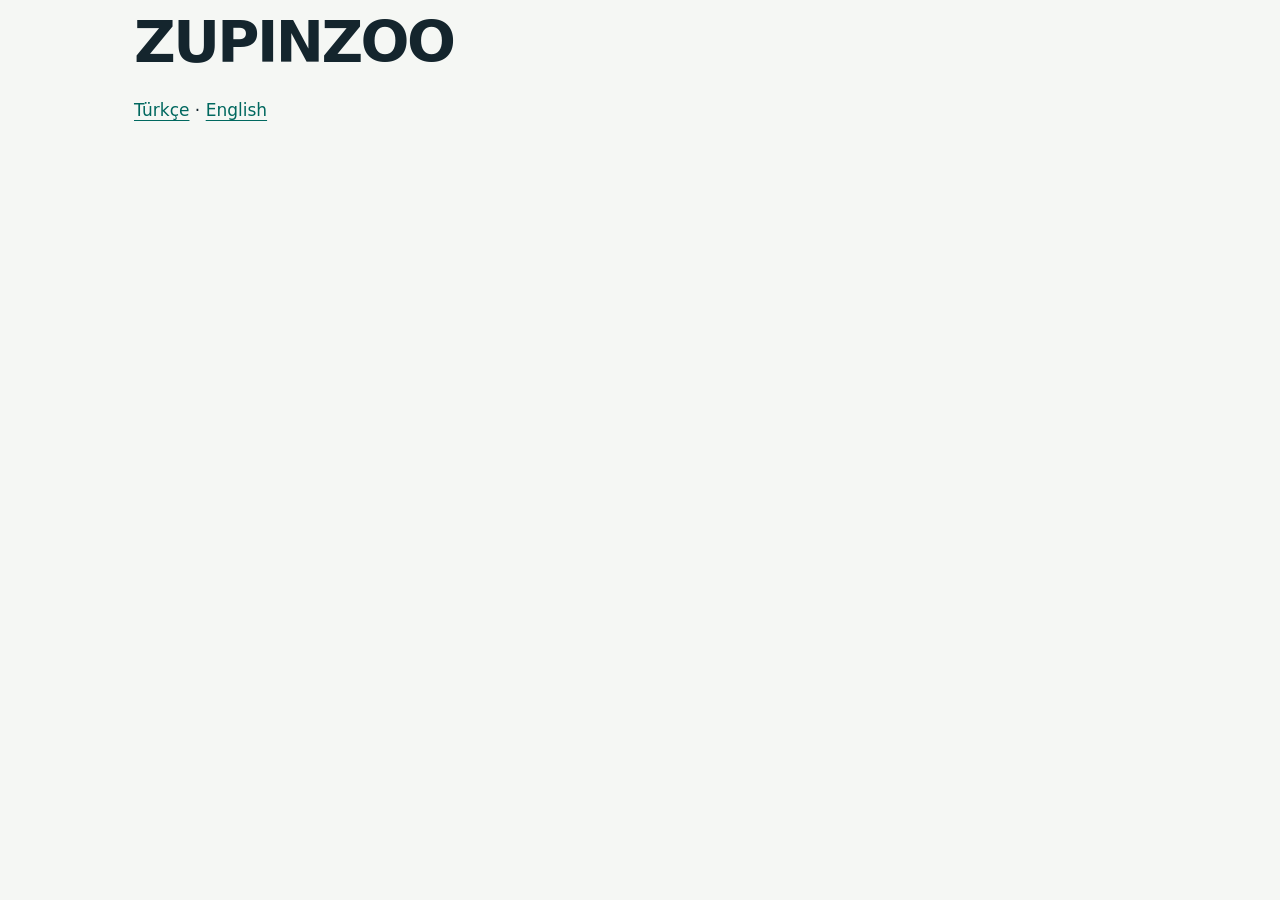
<file: index.html>
<!doctype html><html lang="tr"><meta charset="utf-8"><meta name="viewport" content="width=device-width,initial-scale=1"><title>ZUPINZOO</title><link rel="stylesheet" href="style.css"><main class="wrap"><h1>ZUPINZOO</h1><p><a href="tr/">Türkçe</a> · <a href="en/">English</a></p></main></html>
</file>
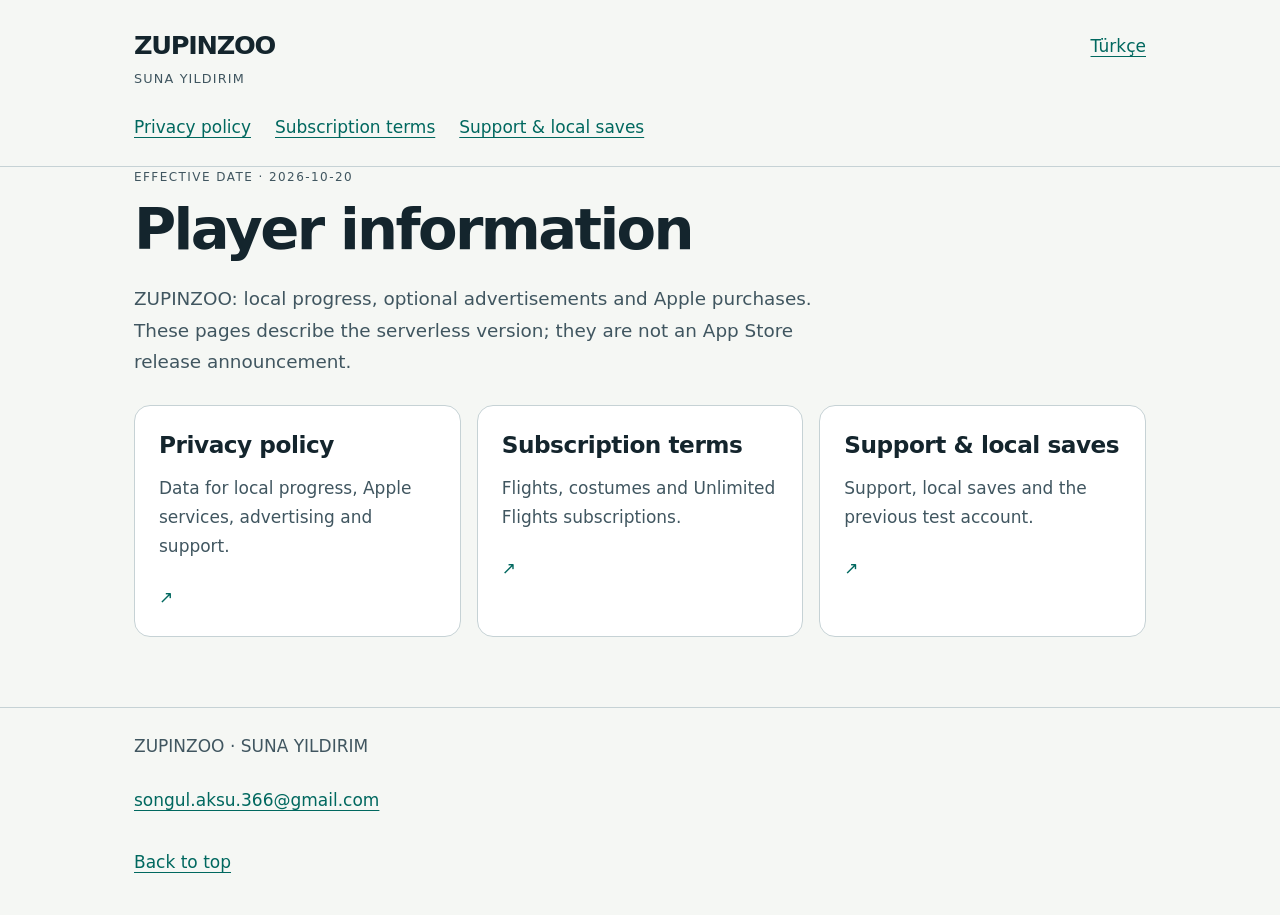
<file: en/index.html>
<!doctype html><html lang="en"><head><meta charset="utf-8"><meta name="viewport" content="width=device-width,initial-scale=1,viewport-fit=cover"><meta name="referrer" content="no-referrer"><title>Player information · ZUPINZOO</title><link rel="stylesheet" href="../style.css"></head><body id="top"><a class="skip" href="#main">Skip to content</a><header><div class="wrap"><div class="mast"><a class="brand" href="./">ZUPINZOO</a><a class="language" lang="tr" hreflang="tr" href="../tr/">Türkçe</a></div><div class="publisher">SUNA YILDIRIM</div><nav aria-label="Pages"><a href="privacy/">Privacy policy</a><a href="terms/">Subscription terms</a><a href="support/">Support &amp; local saves</a></nav></div></header><main id="main" class="wrap" tabindex="-1"><div class="eyebrow">Effective date · 2026-10-20</div><h1>Player information</h1><p class="summary">ZUPINZOO: local progress, optional advertisements and Apple purchases. These pages describe the serverless version; they are not an App Store release announcement.</p><div class=""><div class="cards"><a class="card" href="privacy/"><h2>Privacy policy</h2><p>Data for local progress, Apple services, advertising and support.</p><span aria-hidden="true">↗</span></a><a class="card" href="terms/"><h2>Subscription terms</h2><p>Flights, costumes and Unlimited Flights subscriptions.</p><span aria-hidden="true">↗</span></a><a class="card" href="support/"><h2>Support &amp; local saves</h2><p>Support, local saves and the previous test account.</p><span aria-hidden="true">↗</span></a></div></div></main><footer><div class="wrap"><p>ZUPINZOO · SUNA YILDIRIM</p><p><a href="mailto:songul.aksu.366@gmail.com">songul.aksu.366@gmail.com</a></p><a href="#top">Back to top</a></div></footer></body></html>
</file>
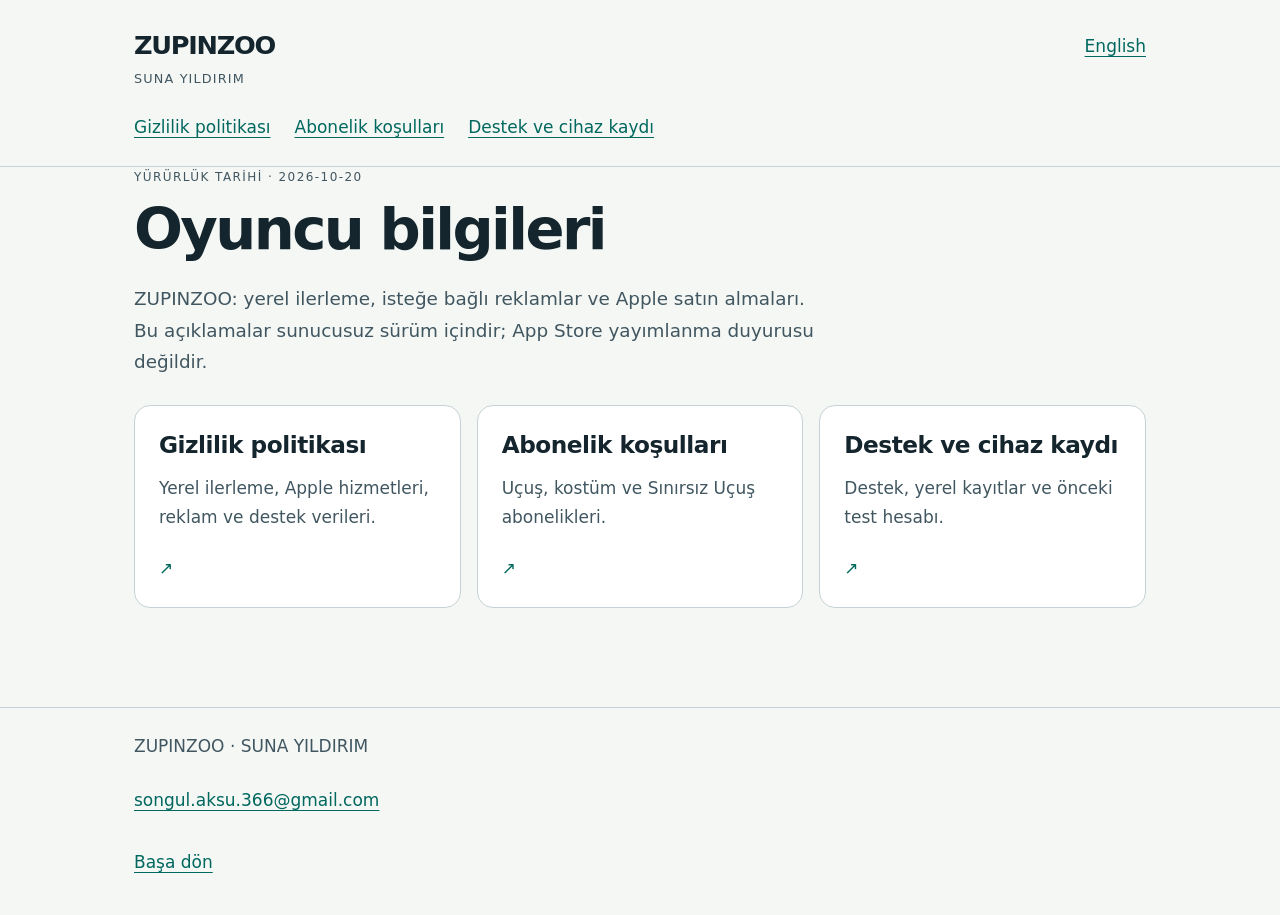
<file: tr/index.html>
<!doctype html><html lang="tr"><head><meta charset="utf-8"><meta name="viewport" content="width=device-width,initial-scale=1,viewport-fit=cover"><meta name="referrer" content="no-referrer"><title>Oyuncu bilgileri · ZUPINZOO</title><link rel="stylesheet" href="../style.css"></head><body id="top"><a class="skip" href="#main">İçeriğe geç</a><header><div class="wrap"><div class="mast"><a class="brand" href="./">ZUPINZOO</a><a class="language" lang="en" hreflang="en" href="../en/">English</a></div><div class="publisher">SUNA YILDIRIM</div><nav aria-label="Sayfalar"><a href="privacy/">Gizlilik politikası</a><a href="terms/">Abonelik koşulları</a><a href="support/">Destek ve cihaz kaydı</a></nav></div></header><main id="main" class="wrap" tabindex="-1"><div class="eyebrow">Yürürlük tarihi · 2026-10-20</div><h1>Oyuncu bilgileri</h1><p class="summary">ZUPINZOO: yerel ilerleme, isteğe bağlı reklamlar ve Apple satın almaları. Bu açıklamalar sunucusuz sürüm içindir; App Store yayımlanma duyurusu değildir.</p><div class=""><div class="cards"><a class="card" href="privacy/"><h2>Gizlilik politikası</h2><p>Yerel ilerleme, Apple hizmetleri, reklam ve destek verileri.</p><span aria-hidden="true">↗</span></a><a class="card" href="terms/"><h2>Abonelik koşulları</h2><p>Uçuş, kostüm ve Sınırsız Uçuş abonelikleri.</p><span aria-hidden="true">↗</span></a><a class="card" href="support/"><h2>Destek ve cihaz kaydı</h2><p>Destek, yerel kayıtlar ve önceki test hesabı.</p><span aria-hidden="true">↗</span></a></div></div></main><footer><div class="wrap"><p>ZUPINZOO · SUNA YILDIRIM</p><p><a href="mailto:songul.aksu.366@gmail.com">songul.aksu.366@gmail.com</a></p><a href="#top">Başa dön</a></div></footer></body></html>
</file>
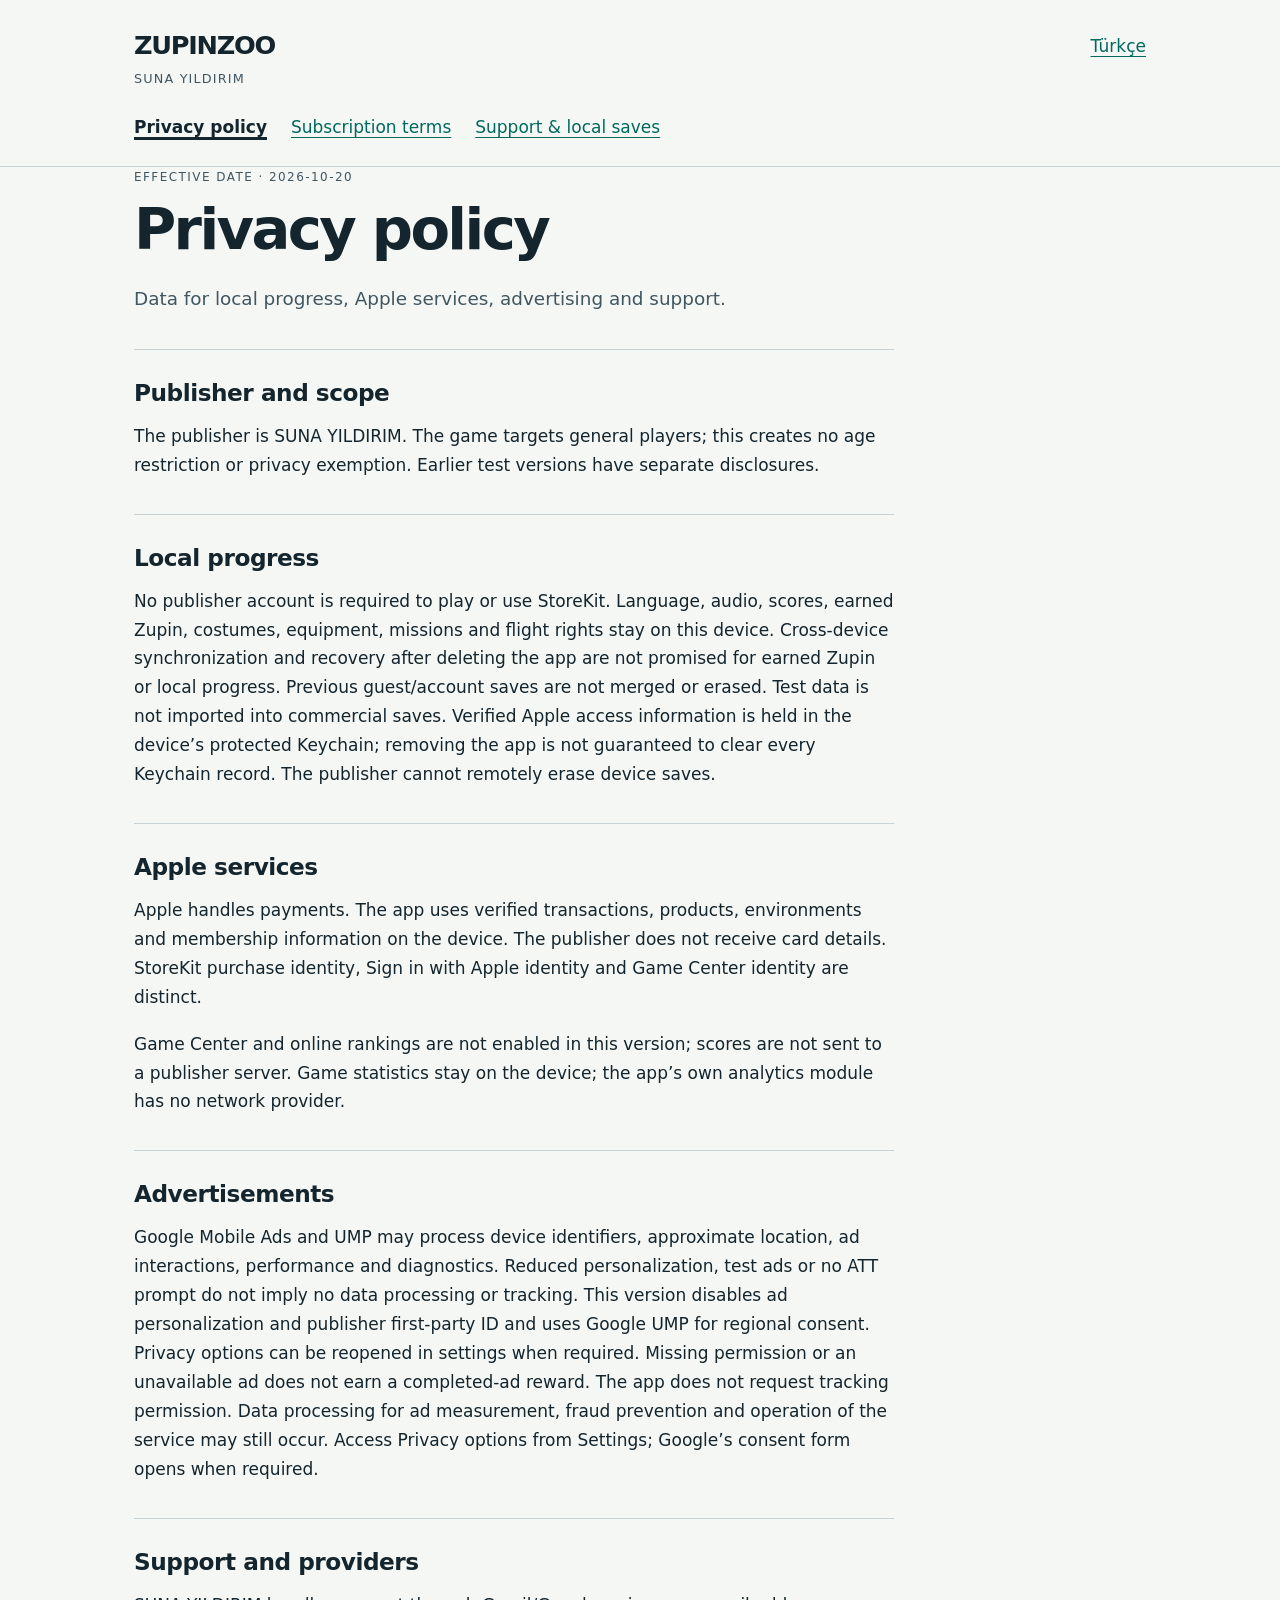
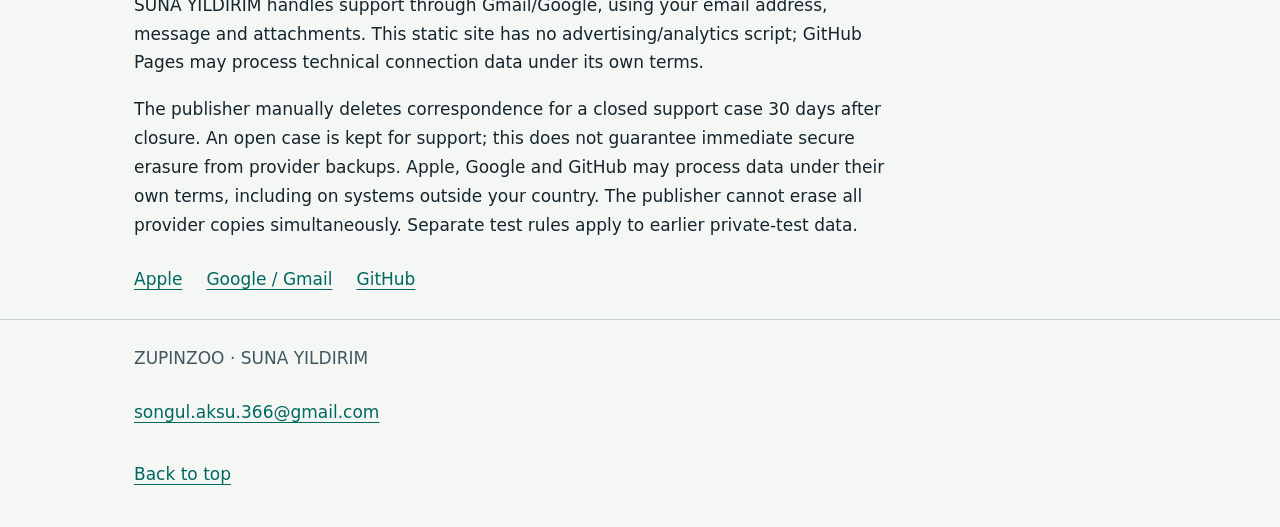
<file: en/privacy/index.html>
<!doctype html><html lang="en"><head><meta charset="utf-8"><meta name="viewport" content="width=device-width,initial-scale=1,viewport-fit=cover"><meta name="referrer" content="no-referrer"><title>Privacy policy · ZUPINZOO</title><link rel="stylesheet" href="../../style.css"></head><body id="top"><a class="skip" href="#main">Skip to content</a><header><div class="wrap"><div class="mast"><a class="brand" href="../">ZUPINZOO</a><a class="language" lang="tr" hreflang="tr" href="../../tr/privacy/">Türkçe</a></div><div class="publisher">SUNA YILDIRIM</div><nav aria-label="Pages"><a href="../privacy/" aria-current="page">Privacy policy</a><a href="../terms/">Subscription terms</a><a href="../support/">Support &amp; local saves</a></nav></div></header><main id="main" class="wrap" tabindex="-1"><div class="eyebrow">Effective date · 2026-10-20</div><h1>Privacy policy</h1><p class="summary">Data for local progress, Apple services, advertising and support.</p><div class="content"><section aria-labelledby="section-0"><h2 id="section-0">Publisher and scope</h2><p>The publisher is SUNA YILDIRIM. The game targets general players; this creates no age restriction or privacy exemption. Earlier test versions have separate disclosures.</p></section><section aria-labelledby="section-1"><h2 id="section-1">Local progress</h2><p>No publisher account is required to play or use StoreKit. Language, audio, scores, earned Zupin, costumes, equipment, missions and flight rights stay on this device. Cross-device synchronization and recovery after deleting the app are not promised for earned Zupin or local progress. Previous guest/account saves are not merged or erased. Test data is not imported into commercial saves. Verified Apple access information is held in the device’s protected Keychain; removing the app is not guaranteed to clear every Keychain record. The publisher cannot remotely erase device saves.</p></section><section aria-labelledby="section-2"><h2 id="section-2">Apple services</h2><p>Apple handles payments. The app uses verified transactions, products, environments and membership information on the device. The publisher does not receive card details. StoreKit purchase identity, Sign in with Apple identity and Game Center identity are distinct.</p><p>Game Center and online rankings are not enabled in this version; scores are not sent to a publisher server. Game statistics stay on the device; the app’s own analytics module has no network provider.</p></section><section aria-labelledby="section-3"><h2 id="section-3">Advertisements</h2><p>Google Mobile Ads and UMP may process device identifiers, approximate location, ad interactions, performance and diagnostics. Reduced personalization, test ads or no ATT prompt do not imply no data processing or tracking. This version disables ad personalization and publisher first-party ID and uses Google UMP for regional consent. Privacy options can be reopened in settings when required. Missing permission or an unavailable ad does not earn a completed-ad reward. The app does not request tracking permission. Data processing for ad measurement, fraud prevention and operation of the service may still occur. Access Privacy options from Settings; Google’s consent form opens when required.</p></section><section aria-labelledby="section-4"><h2 id="section-4">Support and providers</h2><p>SUNA YILDIRIM handles support through Gmail/Google, using your email address, message and attachments. This static site has no advertising/analytics script; GitHub Pages may process technical connection data under its own terms.</p><p>The publisher manually deletes correspondence for a closed support case 30 days after closure. An open case is kept for support; this does not guarantee immediate secure erasure from provider backups. Apple, Google and GitHub may process data under their own terms, including on systems outside your country. The publisher cannot erase all provider copies simultaneously. Separate test rules apply to earlier private-test data.</p><ul class="links"><li><a href="https://www.apple.com/legal/privacy/" rel="noreferrer">Apple</a></li><li><a href="https://policies.google.com/privacy" rel="noreferrer">Google / Gmail</a></li><li><a href="https://docs.github.com/en/site-policy/privacy-policies/github-general-privacy-statement" rel="noreferrer">GitHub</a></li></ul></section></div></main><footer><div class="wrap"><p>ZUPINZOO · SUNA YILDIRIM</p><p><a href="mailto:songul.aksu.366@gmail.com">songul.aksu.366@gmail.com</a></p><a href="#top">Back to top</a></div></footer></body></html>
</file>
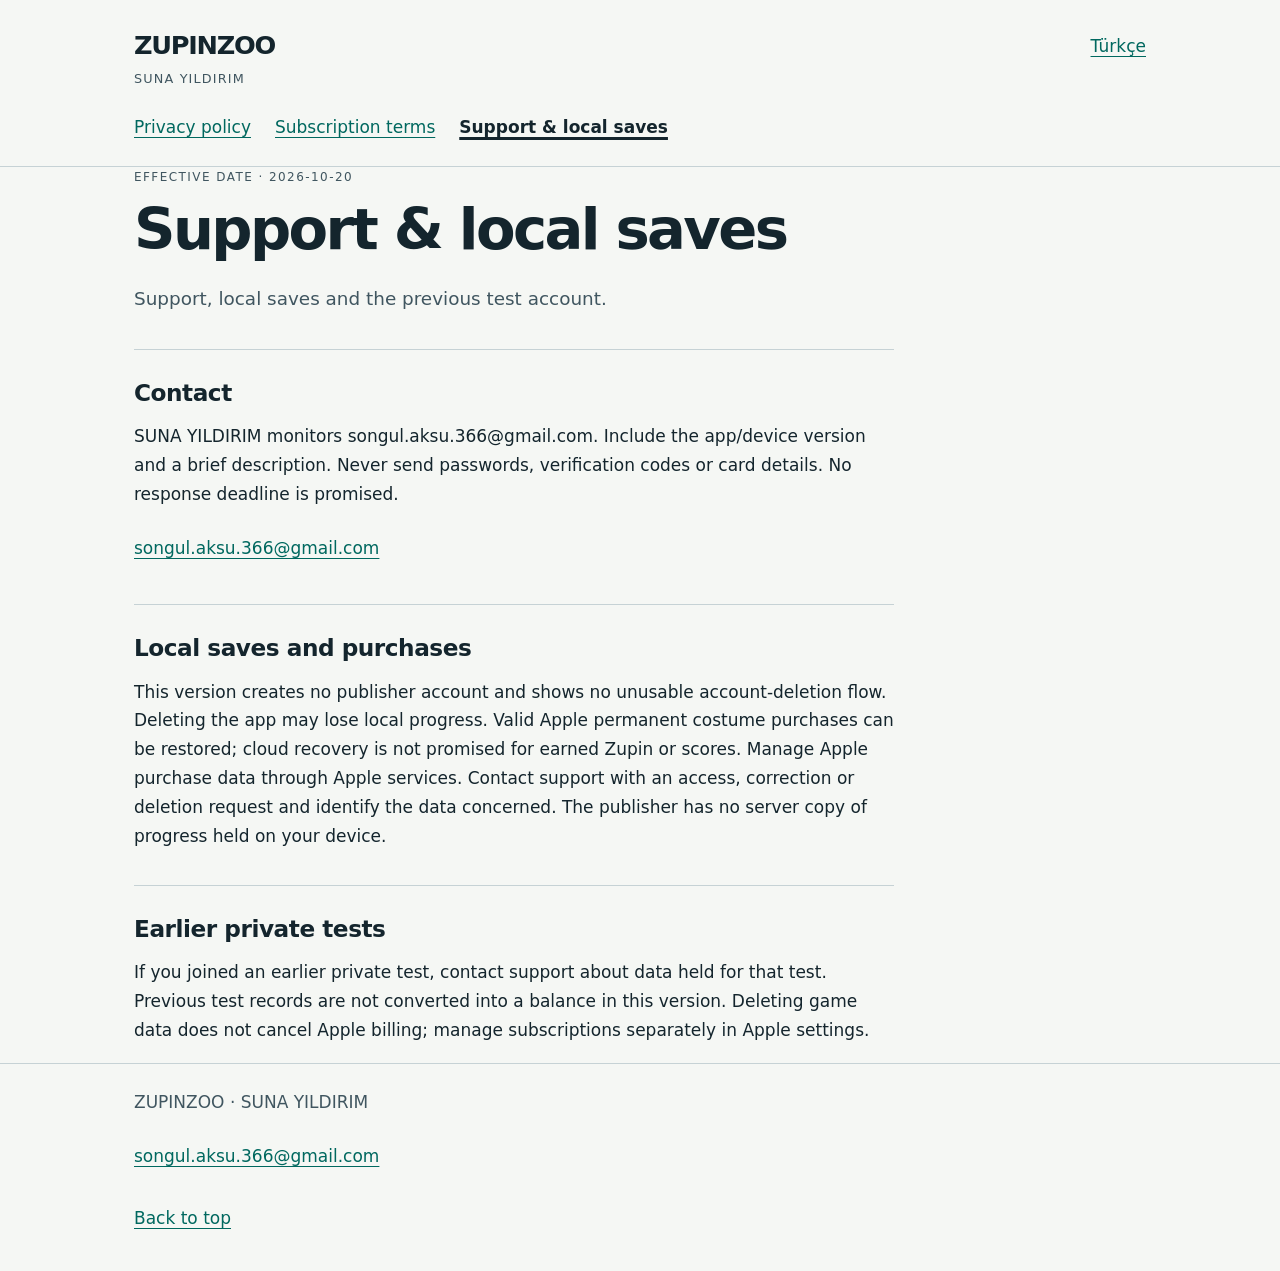
<file: en/support/index.html>
<!doctype html><html lang="en"><head><meta charset="utf-8"><meta name="viewport" content="width=device-width,initial-scale=1,viewport-fit=cover"><meta name="referrer" content="no-referrer"><title>Support &amp; local saves · ZUPINZOO</title><link rel="stylesheet" href="../../style.css"></head><body id="top"><a class="skip" href="#main">Skip to content</a><header><div class="wrap"><div class="mast"><a class="brand" href="../">ZUPINZOO</a><a class="language" lang="tr" hreflang="tr" href="../../tr/support/">Türkçe</a></div><div class="publisher">SUNA YILDIRIM</div><nav aria-label="Pages"><a href="../privacy/">Privacy policy</a><a href="../terms/">Subscription terms</a><a href="../support/" aria-current="page">Support &amp; local saves</a></nav></div></header><main id="main" class="wrap" tabindex="-1"><div class="eyebrow">Effective date · 2026-10-20</div><h1>Support &amp; local saves</h1><p class="summary">Support, local saves and the previous test account.</p><div class="content"><section aria-labelledby="section-0"><h2 id="section-0">Contact</h2><p>SUNA YILDIRIM monitors songul.aksu.366@gmail.com. Include the app/device version and a brief description. Never send passwords, verification codes or card details. No response deadline is promised.</p><ul class="links"><li><a href="mailto:songul.aksu.366@gmail.com">songul.aksu.366@gmail.com</a></li></ul></section><section aria-labelledby="section-1"><h2 id="section-1">Local saves and purchases</h2><p>This version creates no publisher account and shows no unusable account-deletion flow. Deleting the app may lose local progress. Valid Apple permanent costume purchases can be restored; cloud recovery is not promised for earned Zupin or scores. Manage Apple purchase data through Apple services. Contact support with an access, correction or deletion request and identify the data concerned. The publisher has no server copy of progress held on your device.</p></section><section aria-labelledby="section-2"><h2 id="section-2">Earlier private tests</h2><p>If you joined an earlier private test, contact support about data held for that test. Previous test records are not converted into a balance in this version. Deleting game data does not cancel Apple billing; manage subscriptions separately in Apple settings.</p></section></div></main><footer><div class="wrap"><p>ZUPINZOO · SUNA YILDIRIM</p><p><a href="mailto:songul.aksu.366@gmail.com">songul.aksu.366@gmail.com</a></p><a href="#top">Back to top</a></div></footer></body></html>
</file>
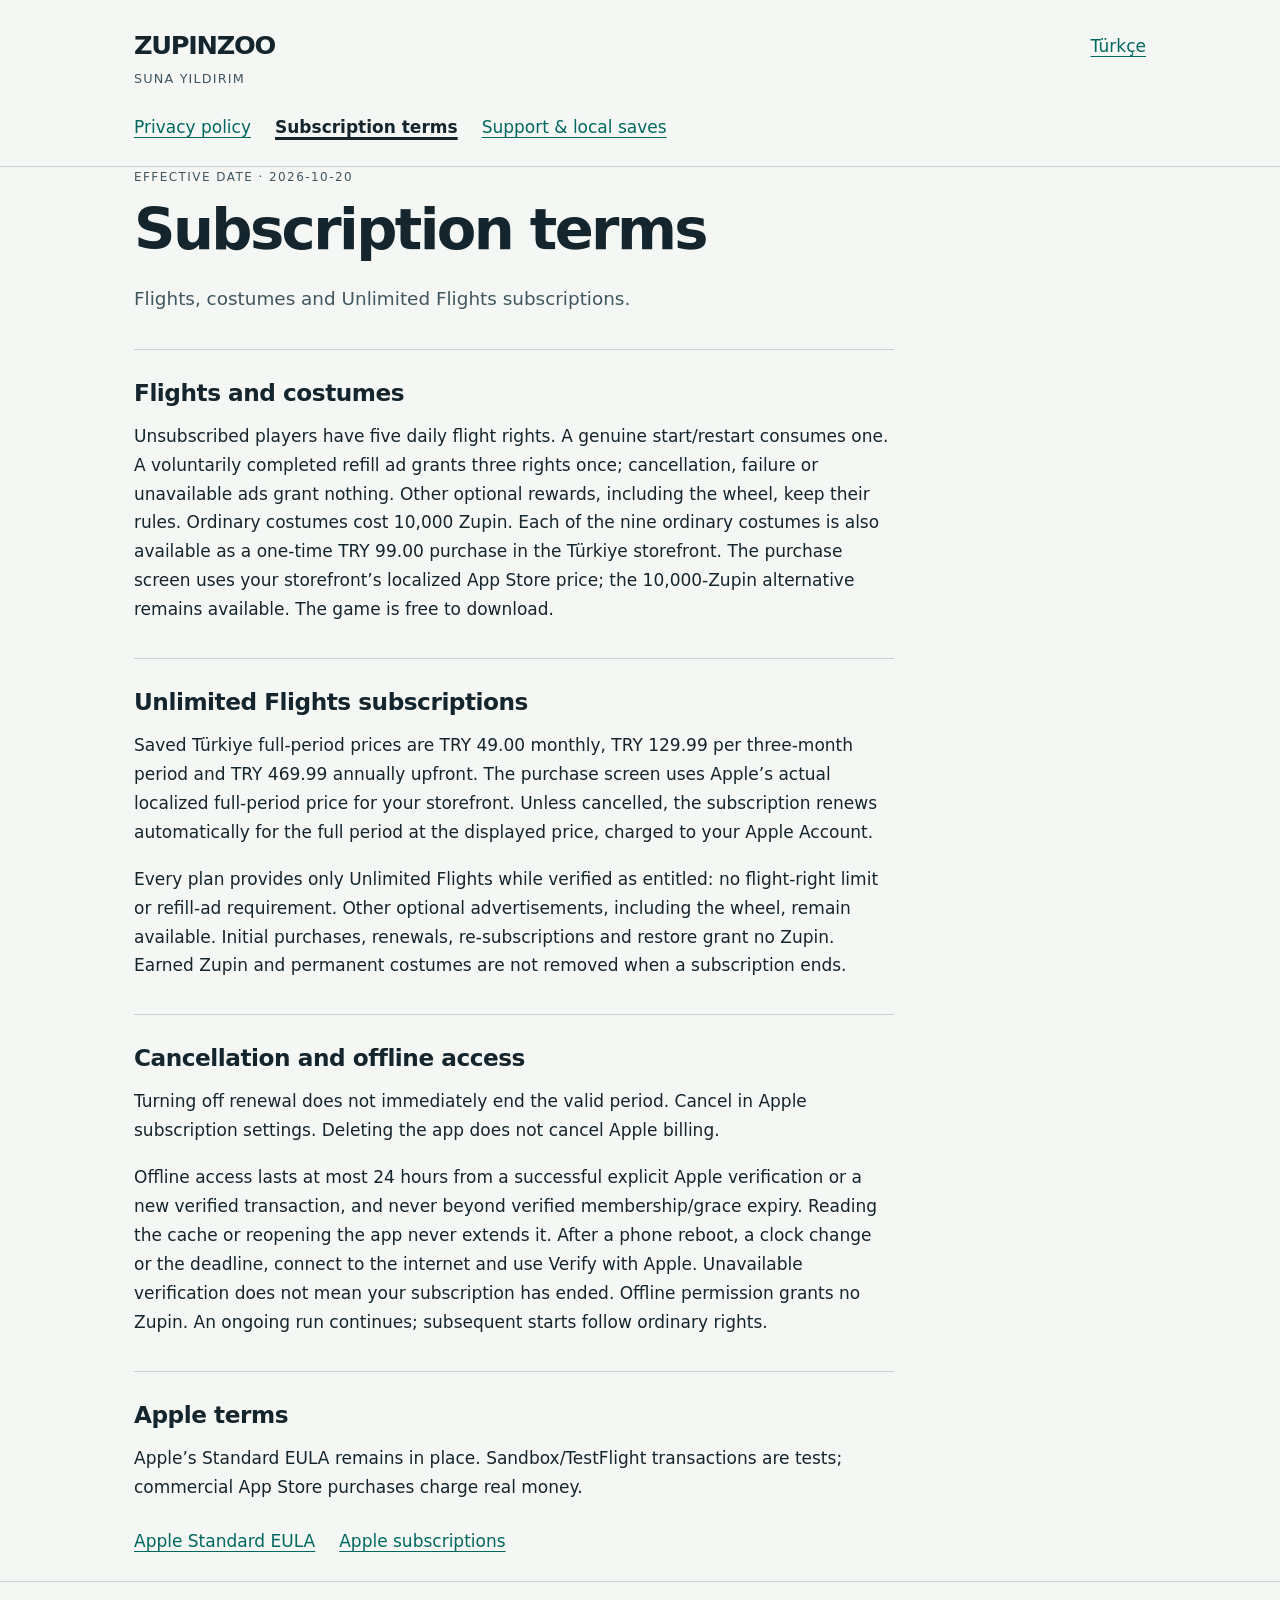
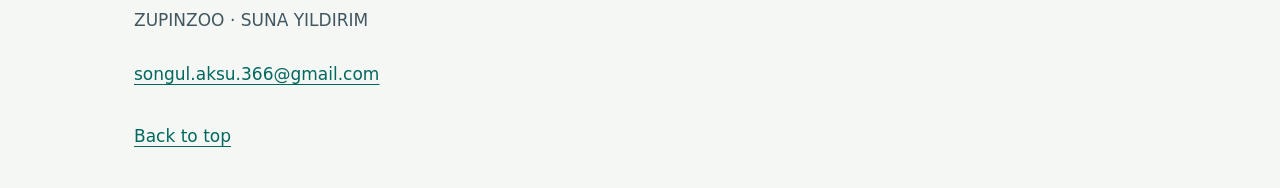
<file: en/terms/index.html>
<!doctype html><html lang="en"><head><meta charset="utf-8"><meta name="viewport" content="width=device-width,initial-scale=1,viewport-fit=cover"><meta name="referrer" content="no-referrer"><title>Subscription terms · ZUPINZOO</title><link rel="stylesheet" href="../../style.css"></head><body id="top"><a class="skip" href="#main">Skip to content</a><header><div class="wrap"><div class="mast"><a class="brand" href="../">ZUPINZOO</a><a class="language" lang="tr" hreflang="tr" href="../../tr/terms/">Türkçe</a></div><div class="publisher">SUNA YILDIRIM</div><nav aria-label="Pages"><a href="../privacy/">Privacy policy</a><a href="../terms/" aria-current="page">Subscription terms</a><a href="../support/">Support &amp; local saves</a></nav></div></header><main id="main" class="wrap" tabindex="-1"><div class="eyebrow">Effective date · 2026-10-20</div><h1>Subscription terms</h1><p class="summary">Flights, costumes and Unlimited Flights subscriptions.</p><div class="content"><section aria-labelledby="section-0"><h2 id="section-0">Flights and costumes</h2><p>Unsubscribed players have five daily flight rights. A genuine start/restart consumes one. A voluntarily completed refill ad grants three rights once; cancellation, failure or unavailable ads grant nothing. Other optional rewards, including the wheel, keep their rules. Ordinary costumes cost 10,000 Zupin. Each of the nine ordinary costumes is also available as a one-time TRY 99.00 purchase in the Türkiye storefront. The purchase screen uses your storefront’s localized App Store price; the 10,000-Zupin alternative remains available. The game is free to download.</p></section><section aria-labelledby="section-1"><h2 id="section-1">Unlimited Flights subscriptions</h2><p>Saved Türkiye full-period prices are TRY 49.00 monthly, TRY 129.99 per three-month period and TRY 469.99 annually upfront. The purchase screen uses Apple’s actual localized full-period price for your storefront. Unless cancelled, the subscription renews automatically for the full period at the displayed price, charged to your Apple Account.</p><p>Every plan provides only Unlimited Flights while verified as entitled: no flight-right limit or refill-ad requirement. Other optional advertisements, including the wheel, remain available. Initial purchases, renewals, re-subscriptions and restore grant no Zupin. Earned Zupin and permanent costumes are not removed when a subscription ends.</p></section><section aria-labelledby="section-2"><h2 id="section-2">Cancellation and offline access</h2><p>Turning off renewal does not immediately end the valid period. Cancel in Apple subscription settings. Deleting the app does not cancel Apple billing.</p><p>Offline access lasts at most 24 hours from a successful explicit Apple verification or a new verified transaction, and never beyond verified membership/grace expiry. Reading the cache or reopening the app never extends it. After a phone reboot, a clock change or the deadline, connect to the internet and use Verify with Apple. Unavailable verification does not mean your subscription has ended. Offline permission grants no Zupin. An ongoing run continues; subsequent starts follow ordinary rights.</p></section><section aria-labelledby="section-3"><h2 id="section-3">Apple terms</h2><p>Apple’s Standard EULA remains in place. Sandbox/TestFlight transactions are tests; commercial App Store purchases charge real money.</p><ul class="links"><li><a href="https://www.apple.com/legal/internet-services/itunes/dev/stdeula/" rel="noreferrer">Apple Standard EULA</a></li><li><a href="https://apps.apple.com/account/subscriptions" rel="noreferrer">Apple subscriptions</a></li></ul></section></div></main><footer><div class="wrap"><p>ZUPINZOO · SUNA YILDIRIM</p><p><a href="mailto:songul.aksu.366@gmail.com">songul.aksu.366@gmail.com</a></p><a href="#top">Back to top</a></div></footer></body></html>
</file>
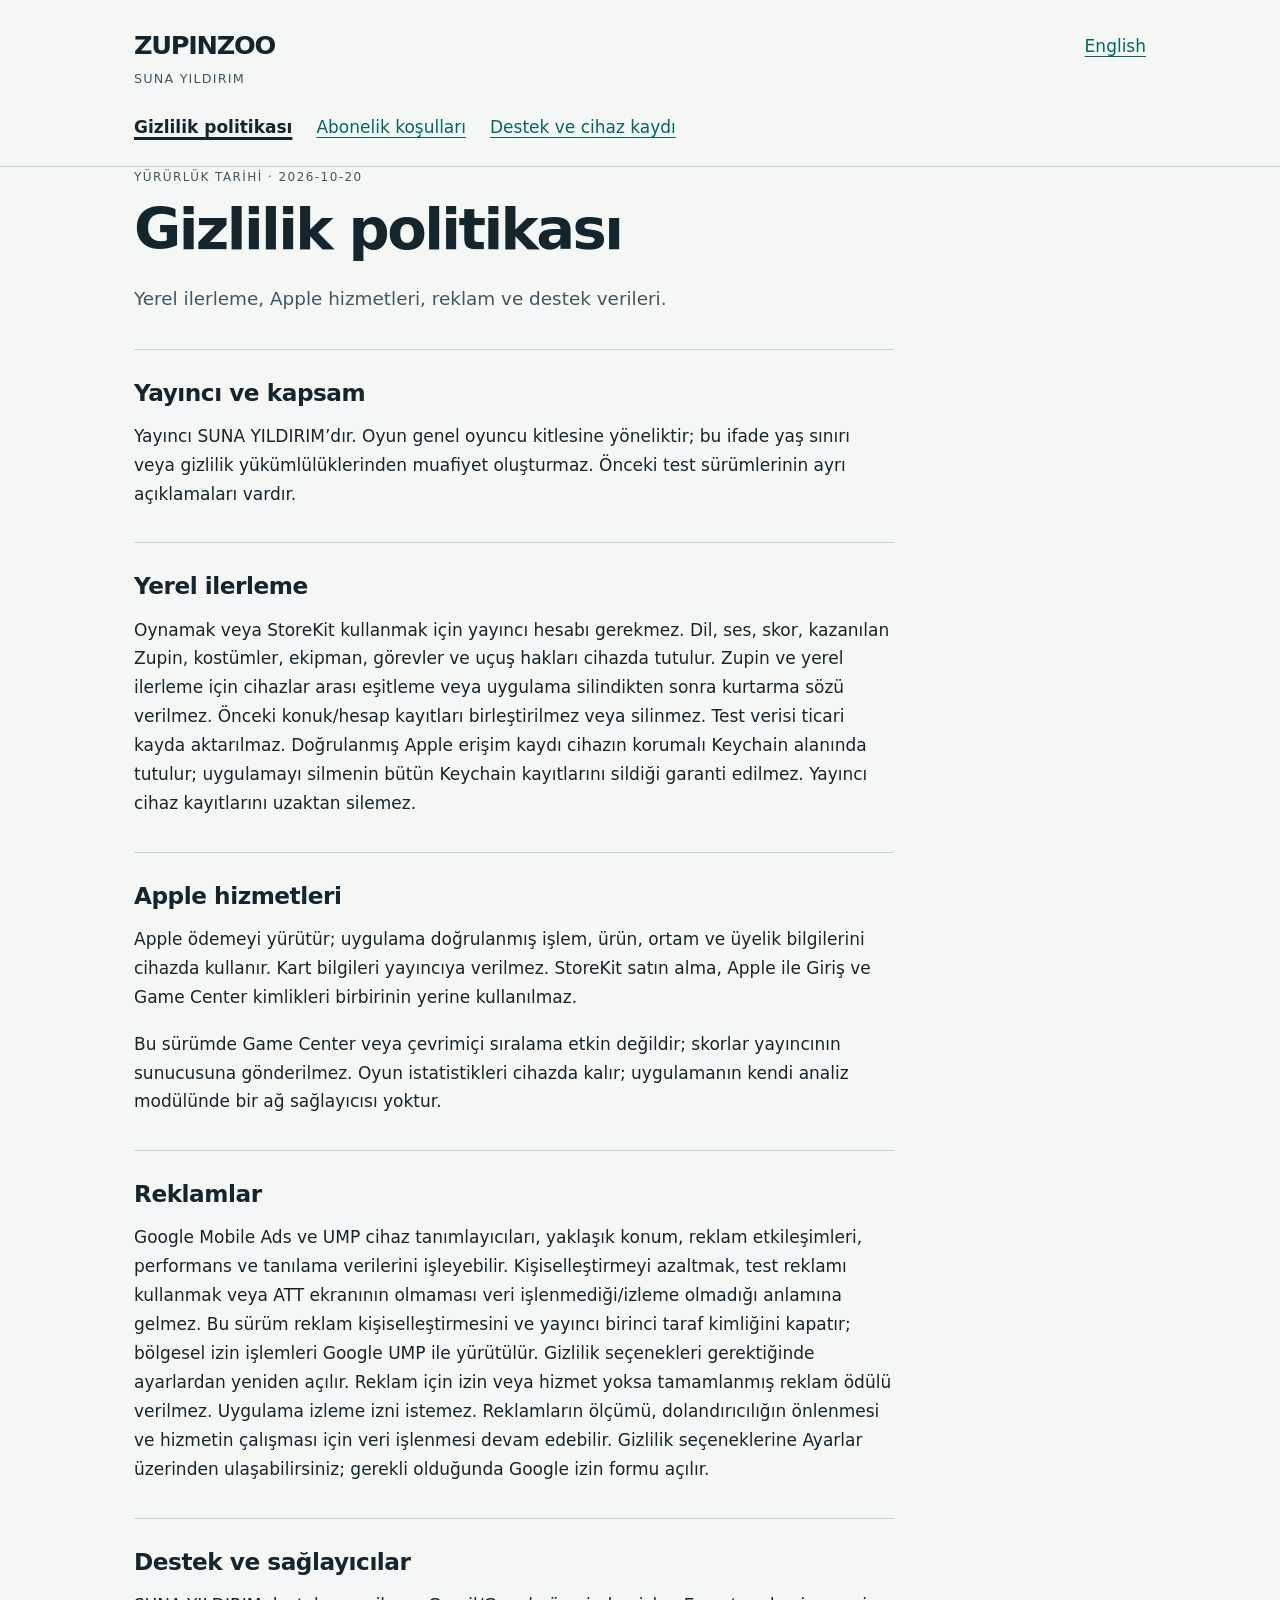
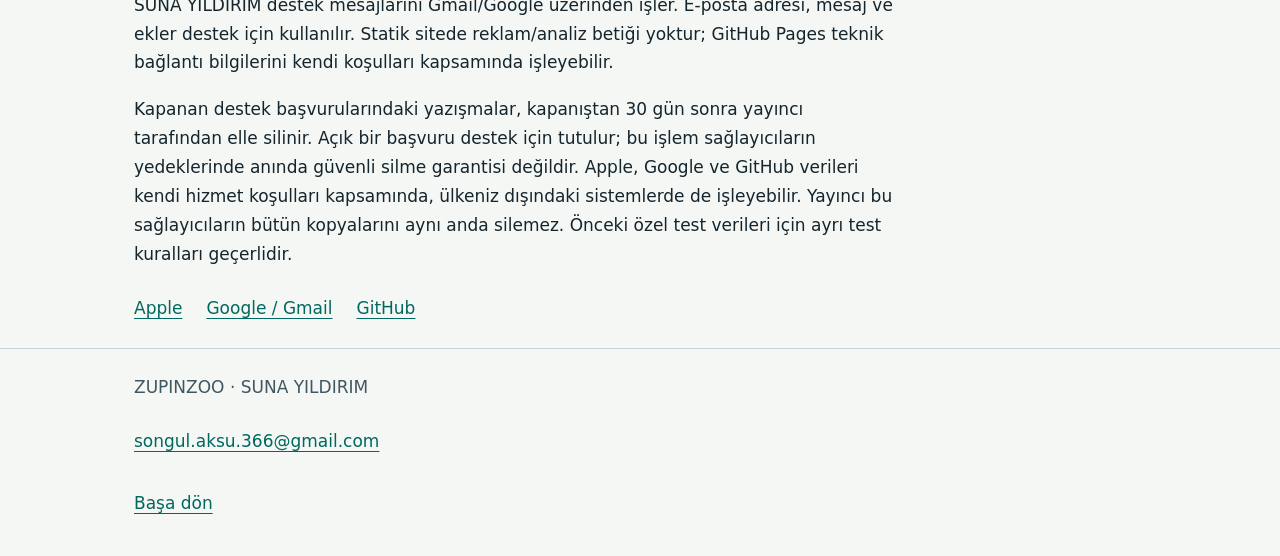
<file: tr/privacy/index.html>
<!doctype html><html lang="tr"><head><meta charset="utf-8"><meta name="viewport" content="width=device-width,initial-scale=1,viewport-fit=cover"><meta name="referrer" content="no-referrer"><title>Gizlilik politikası · ZUPINZOO</title><link rel="stylesheet" href="../../style.css"></head><body id="top"><a class="skip" href="#main">İçeriğe geç</a><header><div class="wrap"><div class="mast"><a class="brand" href="../">ZUPINZOO</a><a class="language" lang="en" hreflang="en" href="../../en/privacy/">English</a></div><div class="publisher">SUNA YILDIRIM</div><nav aria-label="Sayfalar"><a href="../privacy/" aria-current="page">Gizlilik politikası</a><a href="../terms/">Abonelik koşulları</a><a href="../support/">Destek ve cihaz kaydı</a></nav></div></header><main id="main" class="wrap" tabindex="-1"><div class="eyebrow">Yürürlük tarihi · 2026-10-20</div><h1>Gizlilik politikası</h1><p class="summary">Yerel ilerleme, Apple hizmetleri, reklam ve destek verileri.</p><div class="content"><section aria-labelledby="section-0"><h2 id="section-0">Yayıncı ve kapsam</h2><p>Yayıncı SUNA YILDIRIM’dır. Oyun genel oyuncu kitlesine yöneliktir; bu ifade yaş sınırı veya gizlilik yükümlülüklerinden muafiyet oluşturmaz. Önceki test sürümlerinin ayrı açıklamaları vardır.</p></section><section aria-labelledby="section-1"><h2 id="section-1">Yerel ilerleme</h2><p>Oynamak veya StoreKit kullanmak için yayıncı hesabı gerekmez. Dil, ses, skor, kazanılan Zupin, kostümler, ekipman, görevler ve uçuş hakları cihazda tutulur. Zupin ve yerel ilerleme için cihazlar arası eşitleme veya uygulama silindikten sonra kurtarma sözü verilmez. Önceki konuk/hesap kayıtları birleştirilmez veya silinmez. Test verisi ticari kayda aktarılmaz. Doğrulanmış Apple erişim kaydı cihazın korumalı Keychain alanında tutulur; uygulamayı silmenin bütün Keychain kayıtlarını sildiği garanti edilmez. Yayıncı cihaz kayıtlarını uzaktan silemez.</p></section><section aria-labelledby="section-2"><h2 id="section-2">Apple hizmetleri</h2><p>Apple ödemeyi yürütür; uygulama doğrulanmış işlem, ürün, ortam ve üyelik bilgilerini cihazda kullanır. Kart bilgileri yayıncıya verilmez. StoreKit satın alma, Apple ile Giriş ve Game Center kimlikleri birbirinin yerine kullanılmaz.</p><p>Bu sürümde Game Center veya çevrimiçi sıralama etkin değildir; skorlar yayıncının sunucusuna gönderilmez. Oyun istatistikleri cihazda kalır; uygulamanın kendi analiz modülünde bir ağ sağlayıcısı yoktur.</p></section><section aria-labelledby="section-3"><h2 id="section-3">Reklamlar</h2><p>Google Mobile Ads ve UMP cihaz tanımlayıcıları, yaklaşık konum, reklam etkileşimleri, performans ve tanılama verilerini işleyebilir. Kişiselleştirmeyi azaltmak, test reklamı kullanmak veya ATT ekranının olmaması veri işlenmediği/izleme olmadığı anlamına gelmez. Bu sürüm reklam kişiselleştirmesini ve yayıncı birinci taraf kimliğini kapatır; bölgesel izin işlemleri Google UMP ile yürütülür. Gizlilik seçenekleri gerektiğinde ayarlardan yeniden açılır. Reklam için izin veya hizmet yoksa tamamlanmış reklam ödülü verilmez. Uygulama izleme izni istemez. Reklamların ölçümü, dolandırıcılığın önlenmesi ve hizmetin çalışması için veri işlenmesi devam edebilir. Gizlilik seçeneklerine Ayarlar üzerinden ulaşabilirsiniz; gerekli olduğunda Google izin formu açılır.</p></section><section aria-labelledby="section-4"><h2 id="section-4">Destek ve sağlayıcılar</h2><p>SUNA YILDIRIM destek mesajlarını Gmail/Google üzerinden işler. E-posta adresi, mesaj ve ekler destek için kullanılır. Statik sitede reklam/analiz betiği yoktur; GitHub Pages teknik bağlantı bilgilerini kendi koşulları kapsamında işleyebilir.</p><p>Kapanan destek başvurularındaki yazışmalar, kapanıştan 30 gün sonra yayıncı tarafından elle silinir. Açık bir başvuru destek için tutulur; bu işlem sağlayıcıların yedeklerinde anında güvenli silme garantisi değildir. Apple, Google ve GitHub verileri kendi hizmet koşulları kapsamında, ülkeniz dışındaki sistemlerde de işleyebilir. Yayıncı bu sağlayıcıların bütün kopyalarını aynı anda silemez. Önceki özel test verileri için ayrı test kuralları geçerlidir.</p><ul class="links"><li><a href="https://www.apple.com/legal/privacy/" rel="noreferrer">Apple</a></li><li><a href="https://policies.google.com/privacy" rel="noreferrer">Google / Gmail</a></li><li><a href="https://docs.github.com/en/site-policy/privacy-policies/github-general-privacy-statement" rel="noreferrer">GitHub</a></li></ul></section></div></main><footer><div class="wrap"><p>ZUPINZOO · SUNA YILDIRIM</p><p><a href="mailto:songul.aksu.366@gmail.com">songul.aksu.366@gmail.com</a></p><a href="#top">Başa dön</a></div></footer></body></html>
</file>
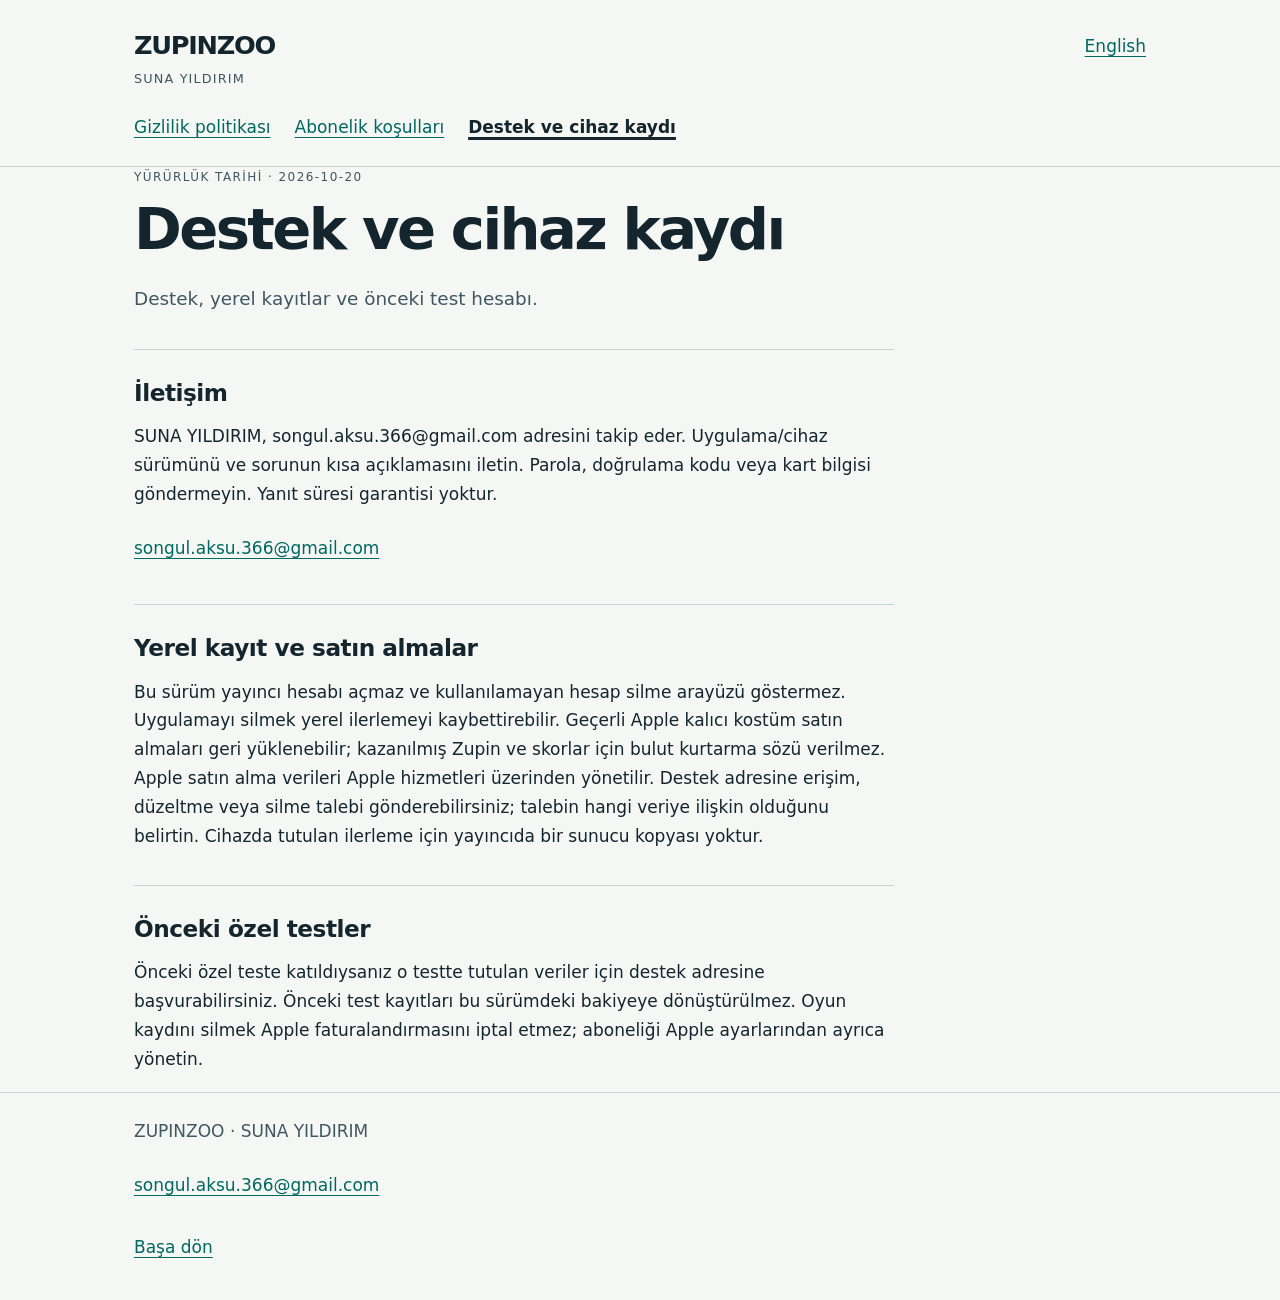
<file: tr/support/index.html>
<!doctype html><html lang="tr"><head><meta charset="utf-8"><meta name="viewport" content="width=device-width,initial-scale=1,viewport-fit=cover"><meta name="referrer" content="no-referrer"><title>Destek ve cihaz kaydı · ZUPINZOO</title><link rel="stylesheet" href="../../style.css"></head><body id="top"><a class="skip" href="#main">İçeriğe geç</a><header><div class="wrap"><div class="mast"><a class="brand" href="../">ZUPINZOO</a><a class="language" lang="en" hreflang="en" href="../../en/support/">English</a></div><div class="publisher">SUNA YILDIRIM</div><nav aria-label="Sayfalar"><a href="../privacy/">Gizlilik politikası</a><a href="../terms/">Abonelik koşulları</a><a href="../support/" aria-current="page">Destek ve cihaz kaydı</a></nav></div></header><main id="main" class="wrap" tabindex="-1"><div class="eyebrow">Yürürlük tarihi · 2026-10-20</div><h1>Destek ve cihaz kaydı</h1><p class="summary">Destek, yerel kayıtlar ve önceki test hesabı.</p><div class="content"><section aria-labelledby="section-0"><h2 id="section-0">İletişim</h2><p>SUNA YILDIRIM, songul.aksu.366@gmail.com adresini takip eder. Uygulama/cihaz sürümünü ve sorunun kısa açıklamasını iletin. Parola, doğrulama kodu veya kart bilgisi göndermeyin. Yanıt süresi garantisi yoktur.</p><ul class="links"><li><a href="mailto:songul.aksu.366@gmail.com">songul.aksu.366@gmail.com</a></li></ul></section><section aria-labelledby="section-1"><h2 id="section-1">Yerel kayıt ve satın almalar</h2><p>Bu sürüm yayıncı hesabı açmaz ve kullanılamayan hesap silme arayüzü göstermez. Uygulamayı silmek yerel ilerlemeyi kaybettirebilir. Geçerli Apple kalıcı kostüm satın almaları geri yüklenebilir; kazanılmış Zupin ve skorlar için bulut kurtarma sözü verilmez. Apple satın alma verileri Apple hizmetleri üzerinden yönetilir. Destek adresine erişim, düzeltme veya silme talebi gönderebilirsiniz; talebin hangi veriye ilişkin olduğunu belirtin. Cihazda tutulan ilerleme için yayıncıda bir sunucu kopyası yoktur.</p></section><section aria-labelledby="section-2"><h2 id="section-2">Önceki özel testler</h2><p>Önceki özel teste katıldıysanız o testte tutulan veriler için destek adresine başvurabilirsiniz. Önceki test kayıtları bu sürümdeki bakiyeye dönüştürülmez. Oyun kaydını silmek Apple faturalandırmasını iptal etmez; aboneliği Apple ayarlarından ayrıca yönetin.</p></section></div></main><footer><div class="wrap"><p>ZUPINZOO · SUNA YILDIRIM</p><p><a href="mailto:songul.aksu.366@gmail.com">songul.aksu.366@gmail.com</a></p><a href="#top">Başa dön</a></div></footer></body></html>
</file>
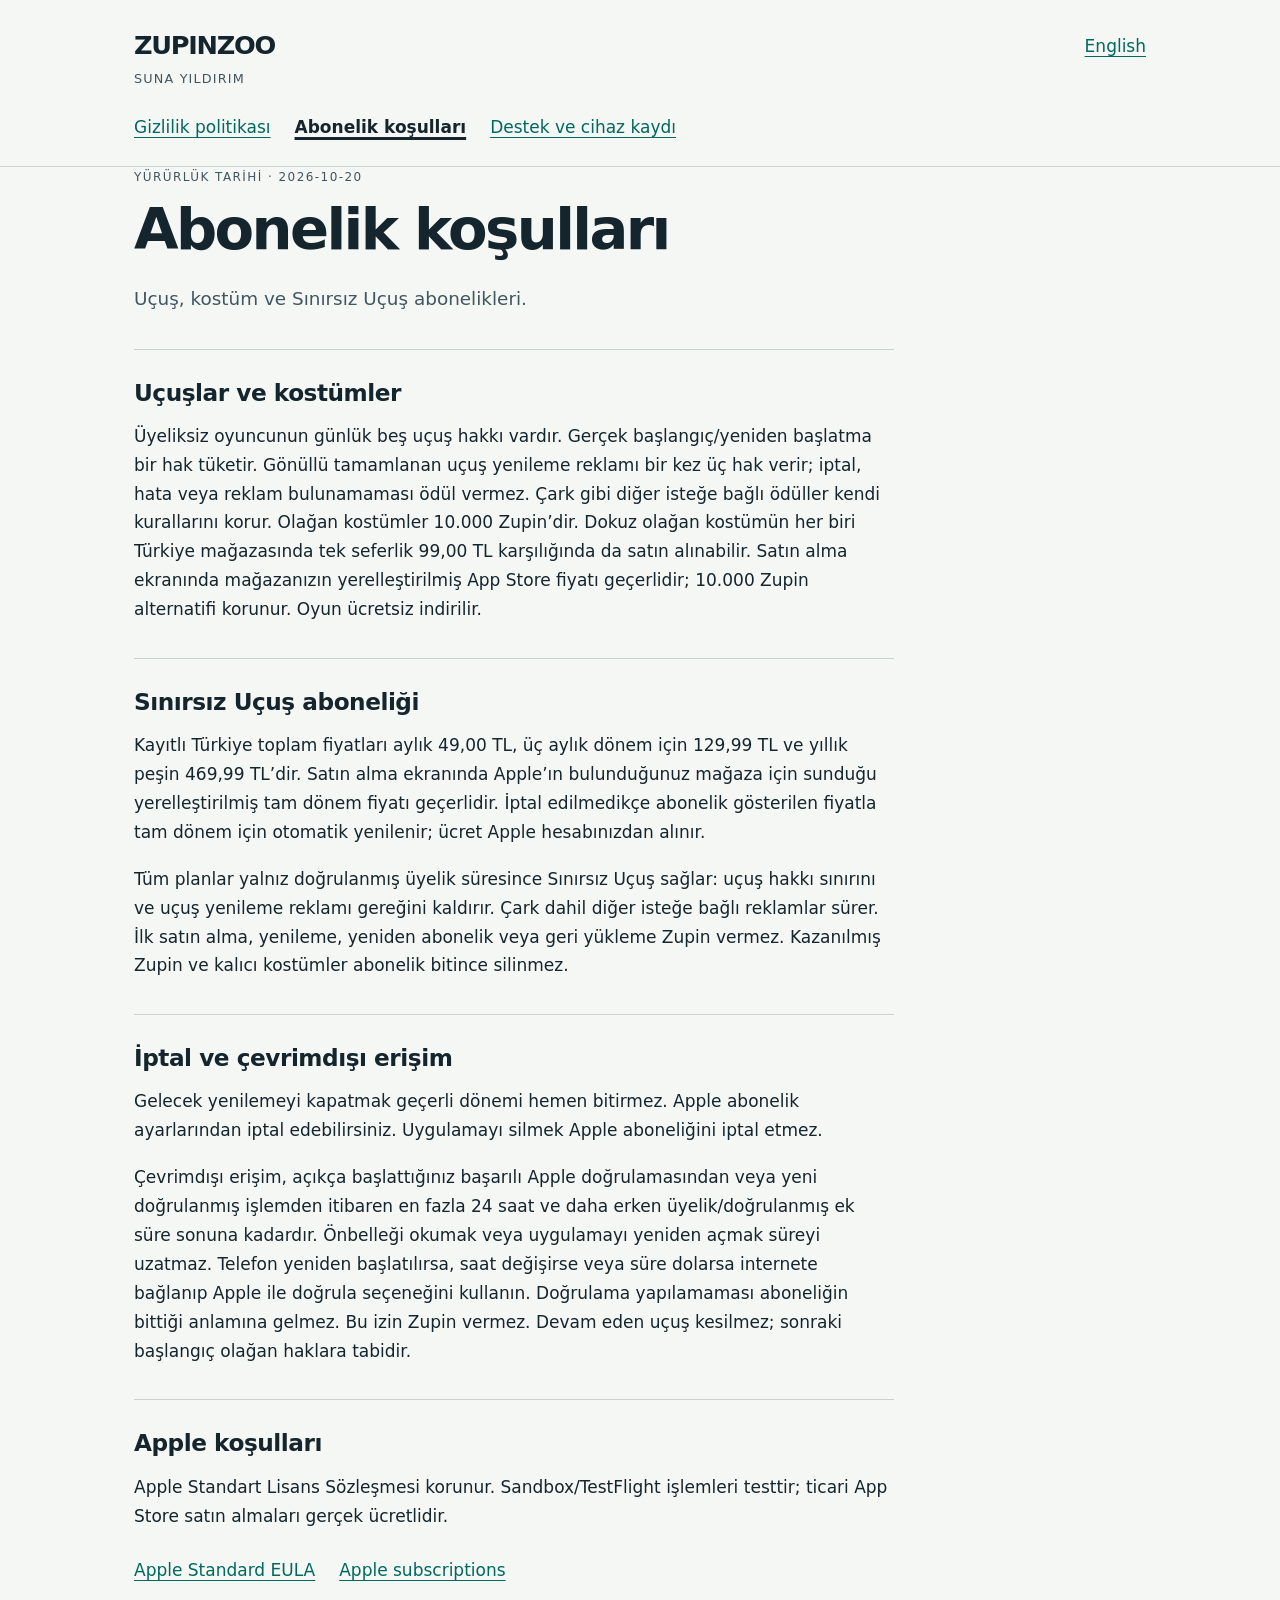
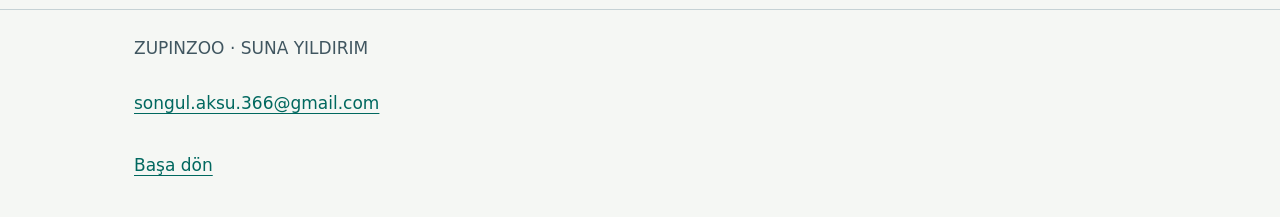
<file: tr/terms/index.html>
<!doctype html><html lang="tr"><head><meta charset="utf-8"><meta name="viewport" content="width=device-width,initial-scale=1,viewport-fit=cover"><meta name="referrer" content="no-referrer"><title>Abonelik koşulları · ZUPINZOO</title><link rel="stylesheet" href="../../style.css"></head><body id="top"><a class="skip" href="#main">İçeriğe geç</a><header><div class="wrap"><div class="mast"><a class="brand" href="../">ZUPINZOO</a><a class="language" lang="en" hreflang="en" href="../../en/terms/">English</a></div><div class="publisher">SUNA YILDIRIM</div><nav aria-label="Sayfalar"><a href="../privacy/">Gizlilik politikası</a><a href="../terms/" aria-current="page">Abonelik koşulları</a><a href="../support/">Destek ve cihaz kaydı</a></nav></div></header><main id="main" class="wrap" tabindex="-1"><div class="eyebrow">Yürürlük tarihi · 2026-10-20</div><h1>Abonelik koşulları</h1><p class="summary">Uçuş, kostüm ve Sınırsız Uçuş abonelikleri.</p><div class="content"><section aria-labelledby="section-0"><h2 id="section-0">Uçuşlar ve kostümler</h2><p>Üyeliksiz oyuncunun günlük beş uçuş hakkı vardır. Gerçek başlangıç/yeniden başlatma bir hak tüketir. Gönüllü tamamlanan uçuş yenileme reklamı bir kez üç hak verir; iptal, hata veya reklam bulunamaması ödül vermez. Çark gibi diğer isteğe bağlı ödüller kendi kurallarını korur. Olağan kostümler 10.000 Zupin’dir. Dokuz olağan kostümün her biri Türkiye mağazasında tek seferlik 99,00 TL karşılığında da satın alınabilir. Satın alma ekranında mağazanızın yerelleştirilmiş App Store fiyatı geçerlidir; 10.000 Zupin alternatifi korunur. Oyun ücretsiz indirilir.</p></section><section aria-labelledby="section-1"><h2 id="section-1">Sınırsız Uçuş aboneliği</h2><p>Kayıtlı Türkiye toplam fiyatları aylık 49,00 TL, üç aylık dönem için 129,99 TL ve yıllık peşin 469,99 TL’dir. Satın alma ekranında Apple’ın bulunduğunuz mağaza için sunduğu yerelleştirilmiş tam dönem fiyatı geçerlidir. İptal edilmedikçe abonelik gösterilen fiyatla tam dönem için otomatik yenilenir; ücret Apple hesabınızdan alınır.</p><p>Tüm planlar yalnız doğrulanmış üyelik süresince Sınırsız Uçuş sağlar: uçuş hakkı sınırını ve uçuş yenileme reklamı gereğini kaldırır. Çark dahil diğer isteğe bağlı reklamlar sürer. İlk satın alma, yenileme, yeniden abonelik veya geri yükleme Zupin vermez. Kazanılmış Zupin ve kalıcı kostümler abonelik bitince silinmez.</p></section><section aria-labelledby="section-2"><h2 id="section-2">İptal ve çevrimdışı erişim</h2><p>Gelecek yenilemeyi kapatmak geçerli dönemi hemen bitirmez. Apple abonelik ayarlarından iptal edebilirsiniz. Uygulamayı silmek Apple aboneliğini iptal etmez.</p><p>Çevrimdışı erişim, açıkça başlattığınız başarılı Apple doğrulamasından veya yeni doğrulanmış işlemden itibaren en fazla 24 saat ve daha erken üyelik/doğrulanmış ek süre sonuna kadardır. Önbelleği okumak veya uygulamayı yeniden açmak süreyi uzatmaz. Telefon yeniden başlatılırsa, saat değişirse veya süre dolarsa internete bağlanıp Apple ile doğrula seçeneğini kullanın. Doğrulama yapılamaması aboneliğin bittiği anlamına gelmez. Bu izin Zupin vermez. Devam eden uçuş kesilmez; sonraki başlangıç olağan haklara tabidir.</p></section><section aria-labelledby="section-3"><h2 id="section-3">Apple koşulları</h2><p>Apple Standart Lisans Sözleşmesi korunur. Sandbox/TestFlight işlemleri testtir; ticari App Store satın almaları gerçek ücretlidir.</p><ul class="links"><li><a href="https://www.apple.com/legal/internet-services/itunes/dev/stdeula/" rel="noreferrer">Apple Standard EULA</a></li><li><a href="https://apps.apple.com/account/subscriptions" rel="noreferrer">Apple subscriptions</a></li></ul></section></div></main><footer><div class="wrap"><p>ZUPINZOO · SUNA YILDIRIM</p><p><a href="mailto:songul.aksu.366@gmail.com">songul.aksu.366@gmail.com</a></p><a href="#top">Başa dön</a></div></footer></body></html>
</file>
<file: style.css>
:root{color-scheme:light;--ink:#14252d;--muted:#405660;--line:#c6d2d5;--paper:#f5f7f4;--accent:#00685f}*{box-sizing:border-box}html{scroll-behavior:auto}body{margin:0;background:var(--paper);color:var(--ink);font:17px/1.7 system-ui,-apple-system,BlinkMacSystemFont,"Segoe UI",sans-serif;overflow-wrap:anywhere}a{color:var(--accent);text-underline-offset:.22em}a:hover{text-decoration-thickness:3px}a:focus-visible{outline:3px solid #a54a00;outline-offset:4px;border-radius:3px}.skip{position:absolute;left:1rem;top:-9rem;background:white;padding:.8rem;z-index:2}.skip:focus{top:1rem}.wrap{max-width:1060px;margin:auto;padding:0 max(24px,env(safe-area-inset-left)) 0 max(24px,env(safe-area-inset-right))}.notice{padding:12px 0;background:#fff0cc;border-bottom:1px solid #c4a34b;font-size:.8rem;letter-spacing:.07em;font-weight:750}.brand{font-size:1.6rem;font-weight:850;letter-spacing:-.05em;text-decoration:none;color:var(--ink)}header{padding-top:max(24px,env(safe-area-inset-top));border-bottom:1px solid var(--line)}.mast{display:flex;justify-content:space-between;align-items:center;gap:20px;flex-wrap:wrap}.publisher{font-size:.8rem;letter-spacing:.09em;text-transform:uppercase;color:var(--muted)}nav{display:flex;flex-wrap:wrap;gap:6px 24px;padding:16px 0}nav a,.language{display:inline-flex;align-items:center;min-height:44px}nav a[aria-current=page]{color:var(--ink);font-weight:750;text-decoration-thickness:3px}main{padding-top:44px;padding-bottom:48px;min-height:60vh}.eyebrow{font-size:.75rem;letter-spacing:.12em;text-transform:uppercase;color:var(--muted)}h1{font-size:clamp(2rem,6vw,3.6rem);line-height:1.08;letter-spacing:-.045em;margin:12px 0 22px;max-width:850px}h2{font-size:1.45rem;line-height:1.3;margin:0 0 14px;letter-spacing:-.02em}p{margin:0 0 18px}.summary{font-size:1.15rem;color:var(--muted);max-width:700px}.content{max-width:760px}section{margin-top:34px;padding-top:28px;border-top:1px solid var(--line)}.cards,.plans{display:grid;grid-template-columns:repeat(3,minmax(0,1fr));gap:16px;margin:28px 0}.card,.plan{padding:24px;border:1px solid var(--line);border-radius:16px;background:white}.card{display:block;text-decoration:none;color:var(--ink)}.card p{color:var(--muted);margin:0}.card span{display:block;color:var(--accent);margin-top:22px}.plan strong{font-size:1.6rem;line-height:1.4;display:block}.plan p{margin:8px 0 0}.small{font-size:.87rem;color:var(--muted)}.review{border:2px dashed #95660a;border-radius:12px;padding:24px;background:#fff9e9}.review li{margin-bottom:16px}.links{display:flex;gap:10px 24px;flex-wrap:wrap;list-style:none;padding:0}.links a{min-height:44px;display:inline-flex;align-items:center}footer a{display:inline-flex;align-items:center;min-height:44px}footer{border-top:1px solid var(--line);padding:24px 0 max(30px,env(safe-area-inset-bottom));color:var(--muted)}.inspection{display:flex;flex-wrap:wrap;gap:16px;padding:20px}.inspection iframe{height:700px;border:2px solid #405660;border-radius:14px;background:white;max-width:100%}.inspection select{font:inherit} @media(max-width:640px){.wrap{padding-left:max(20px,env(safe-area-inset-left));padding-right:max(20px,env(safe-area-inset-right))}.cards,.plans{grid-template-columns:1fr}main{padding-top:28px}nav{gap:2px 16px}.card,.plan{padding:20px}h2{font-size:1.3rem}.review{padding:18px}.publisher{font-size:.7rem}}@media print{.notice{border:2px solid black}.skip{display:none}body{font-size:12pt}section,.plan{break-inside:avoid}a{color:inherit}}
</file>
